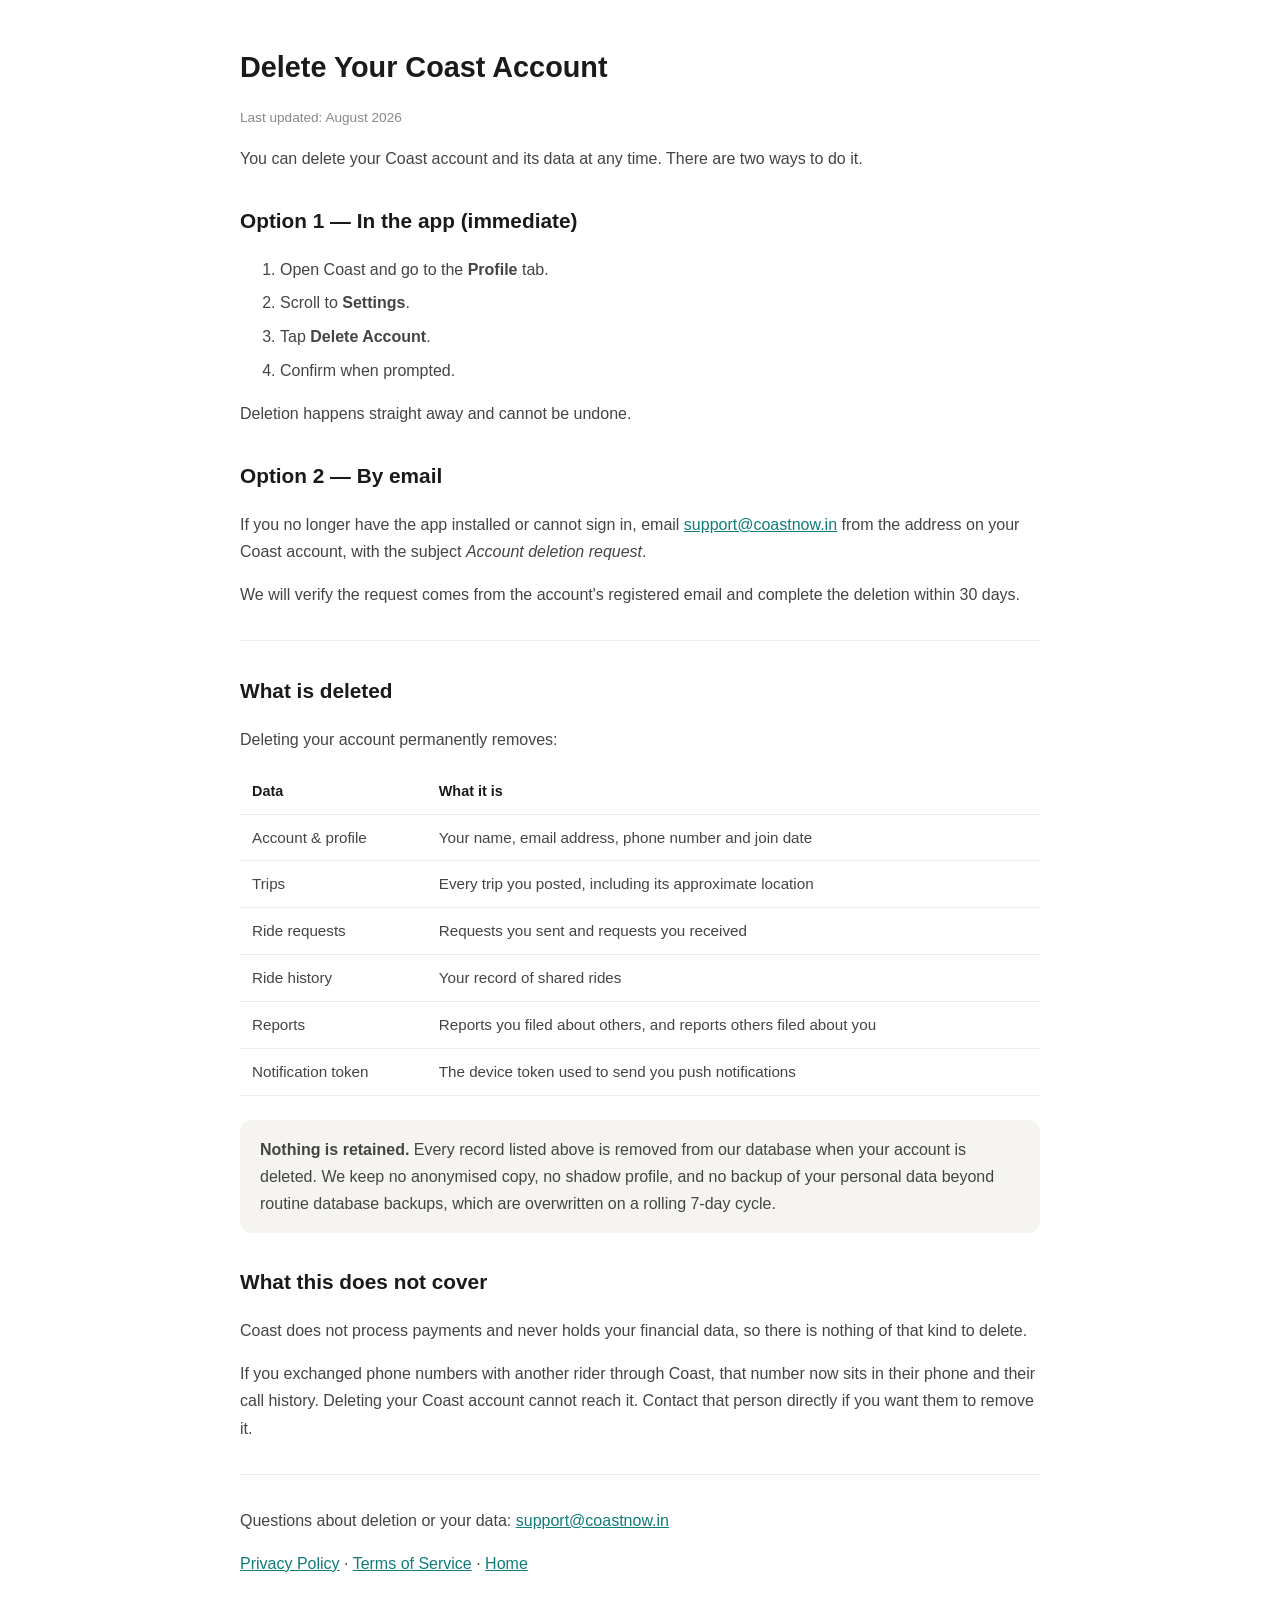
<file: delete-account.html>
<!DOCTYPE html>
<html lang="en">
<head>
  <meta charset="UTF-8">
  <meta name="viewport" content="width=device-width, initial-scale=1.0">
  <title>Delete Your Account - Coast</title>
  <meta name="description" content="How to delete your Coast account and all associated data, in the app or by email request.">
  <link rel="icon" type="image/png" href="favicon.png">
  <style>
    body { font-family: -apple-system, BlinkMacSystemFont, 'Segoe UI', Roboto, sans-serif; line-height: 1.7; max-width: 800px; margin: 0 auto; padding: 24px 16px; color: #1a1a1a; }
    h1 { font-size: 1.8em; margin-bottom: 0.2em; }
    h2 { font-size: 1.3em; margin-top: 1.5em; }
    p, li { color: #444; }
    .updated { color: #888; font-size: 0.85em; }
    hr { border: none; border-top: 1px solid #eee; margin: 2em 0; }
    ol li { margin-bottom: 0.4em; }
    table { border-collapse: collapse; width: 100%; margin: 1em 0; }
    th, td { text-align: left; padding: 10px 12px; border-bottom: 1px solid #eee; vertical-align: top; }
    th { color: #1a1a1a; font-size: 0.9em; }
    td { color: #444; font-size: 0.95em; }
    .box { background: #f6f4f1; border-radius: 12px; padding: 16px 20px; margin: 1.5em 0; }
    a { color: #0F7C7A; }
  </style>
</head>
<body>
  <h1>Delete Your Coast Account</h1>
  <p class="updated">Last updated: August 2026</p>

  <p>You can delete your Coast account and its data at any time. There are two ways to do it.</p>

  <h2>Option 1 — In the app (immediate)</h2>
  <ol>
    <li>Open Coast and go to the <strong>Profile</strong> tab.</li>
    <li>Scroll to <strong>Settings</strong>.</li>
    <li>Tap <strong>Delete Account</strong>.</li>
    <li>Confirm when prompted.</li>
  </ol>
  <p>Deletion happens straight away and cannot be undone.</p>

  <h2>Option 2 — By email</h2>
  <p>If you no longer have the app installed or cannot sign in, email
  <a href="mailto:support@coastnow.in?subject=Account%20deletion%20request">support@coastnow.in</a>
  from the address on your Coast account, with the subject <em>Account deletion request</em>.</p>
  <p>We will verify the request comes from the account's registered email and complete the deletion within 30 days.</p>

  <hr>

  <h2>What is deleted</h2>
  <p>Deleting your account permanently removes:</p>
  <table>
    <tr><th>Data</th><th>What it is</th></tr>
    <tr><td>Account &amp; profile</td><td>Your name, email address, phone number and join date</td></tr>
    <tr><td>Trips</td><td>Every trip you posted, including its approximate location</td></tr>
    <tr><td>Ride requests</td><td>Requests you sent and requests you received</td></tr>
    <tr><td>Ride history</td><td>Your record of shared rides</td></tr>
    <tr><td>Reports</td><td>Reports you filed about others, and reports others filed about you</td></tr>
    <tr><td>Notification token</td><td>The device token used to send you push notifications</td></tr>
  </table>

  <div class="box">
    <p style="margin:0"><strong>Nothing is retained.</strong> Every record listed above is removed from our database when your account is deleted. We keep no anonymised copy, no shadow profile, and no backup of your personal data beyond routine database backups, which are overwritten on a rolling 7-day cycle.</p>
  </div>

  <h2>What this does not cover</h2>
  <p>Coast does not process payments and never holds your financial data, so there is nothing of that kind to delete.</p>
  <p>If you exchanged phone numbers with another rider through Coast, that number now sits in their phone and their call history. Deleting your Coast account cannot reach it. Contact that person directly if you want them to remove it.</p>

  <hr>

  <p>Questions about deletion or your data: <a href="mailto:support@coastnow.in">support@coastnow.in</a></p>
  <p><a href="privacy-policy.html">Privacy Policy</a> · <a href="terms-of-service.html">Terms of Service</a> · <a href="index.html">Home</a></p>
</body>
</html>
</file>
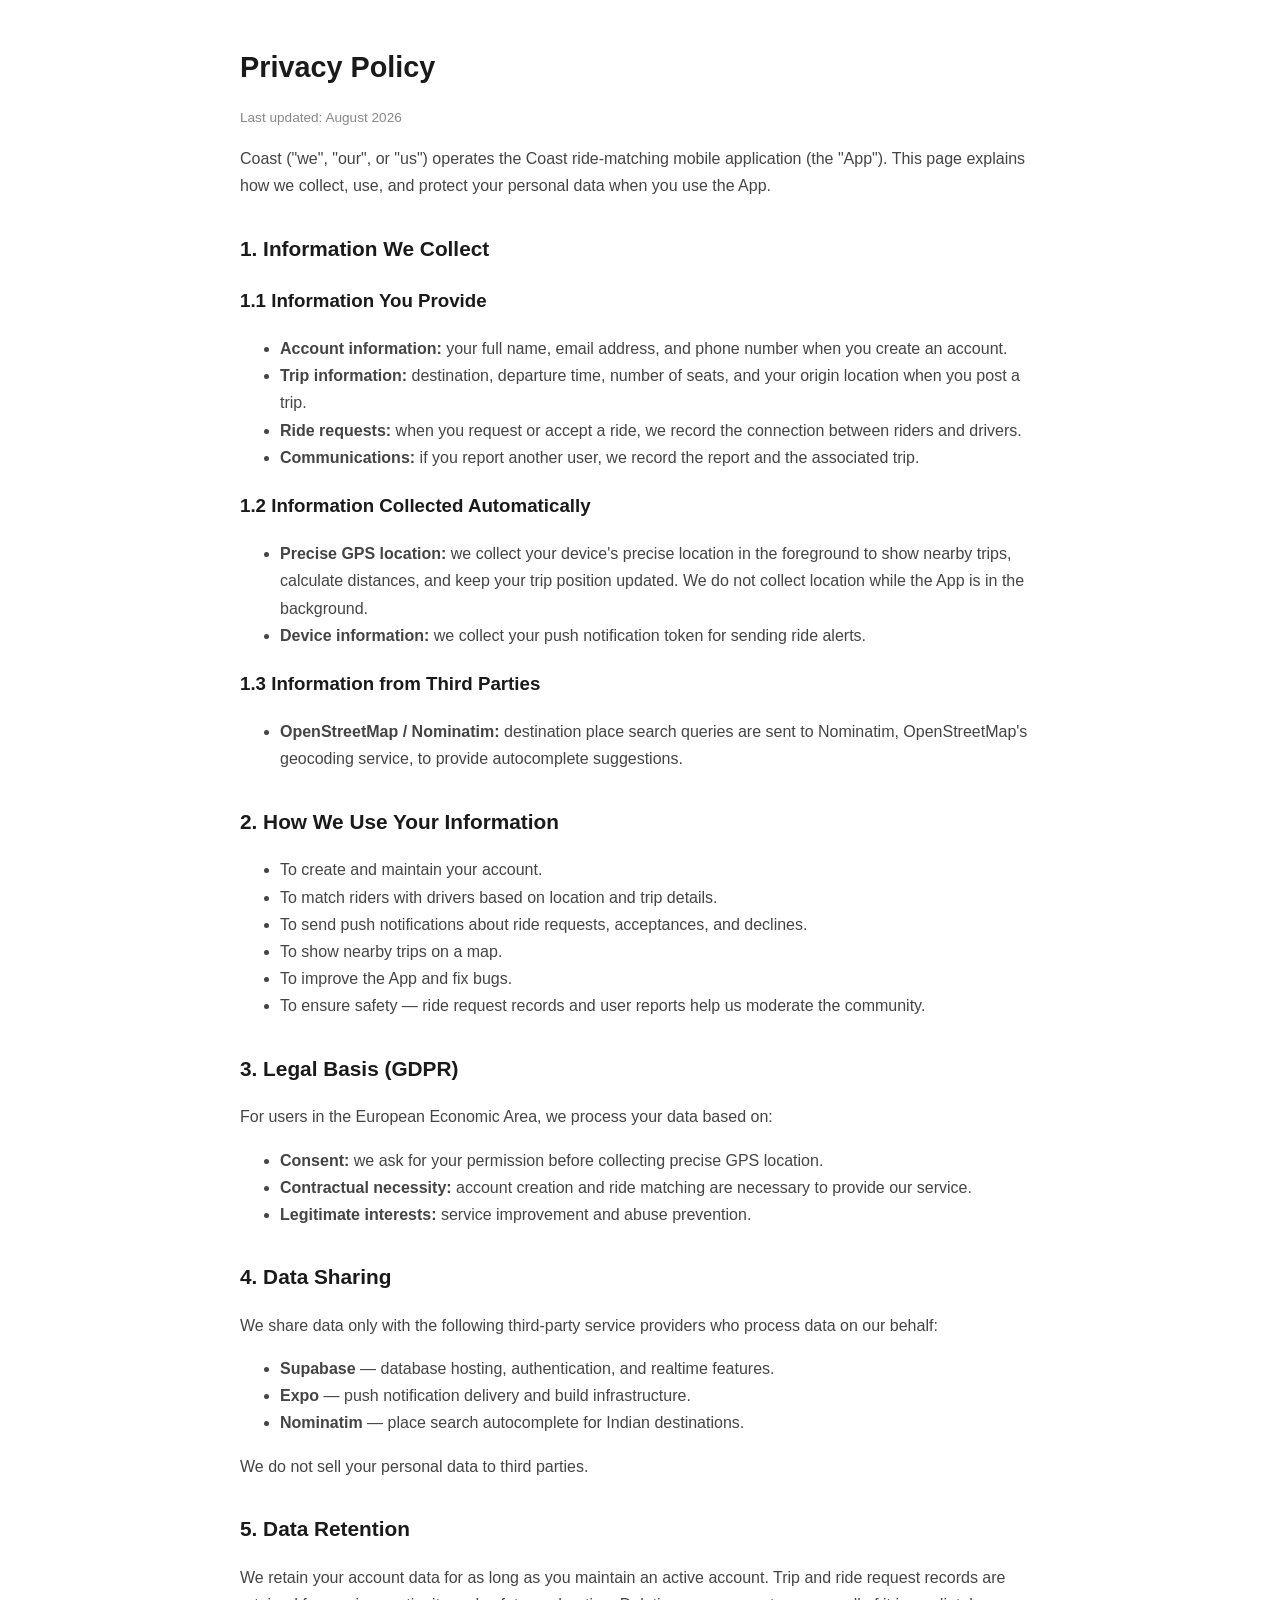
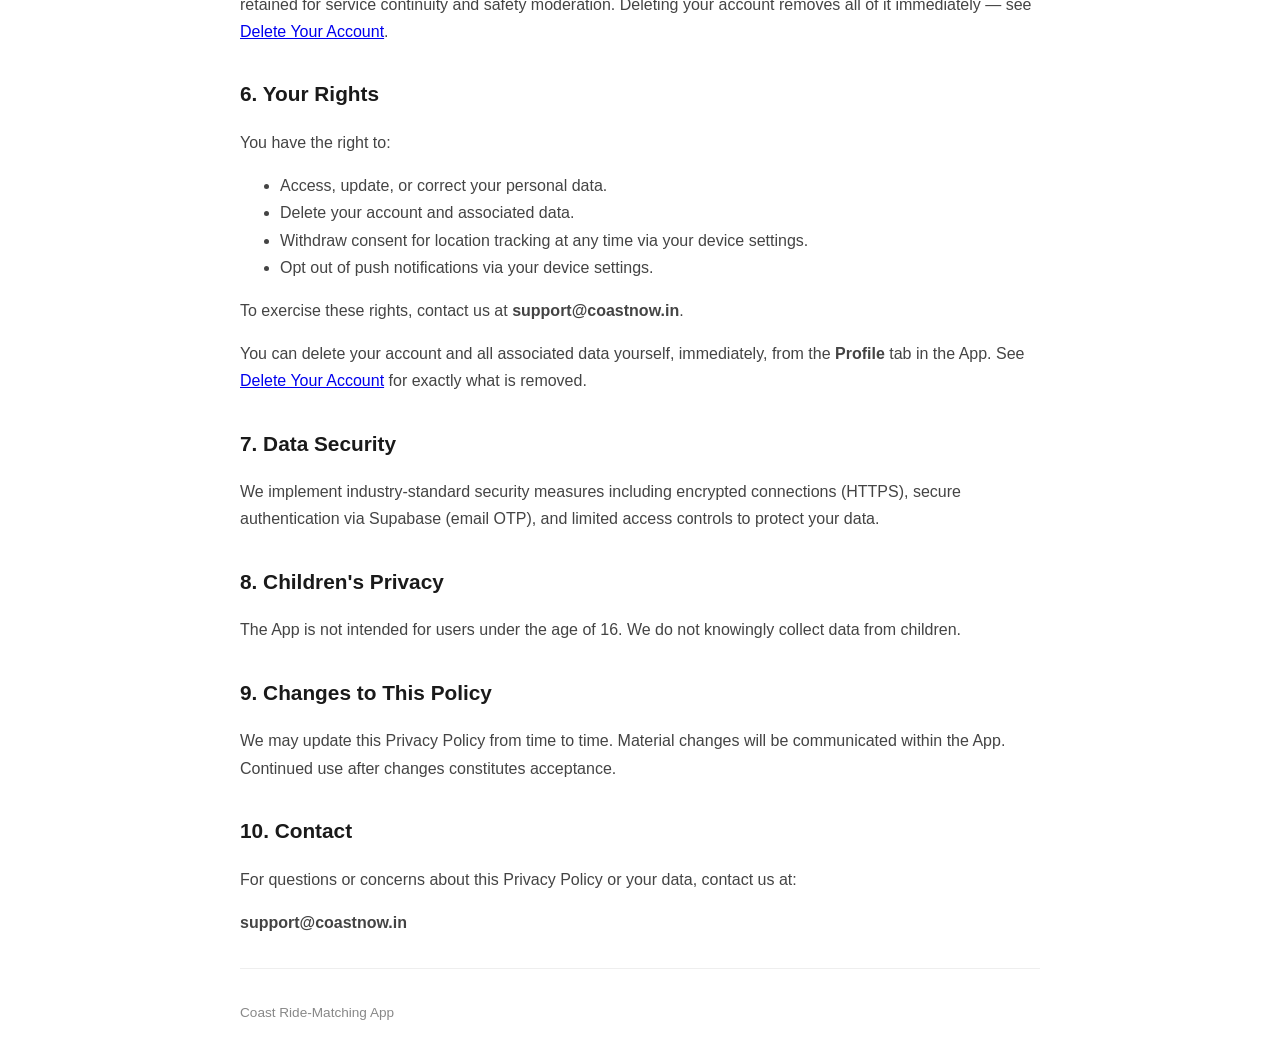
<file: privacy-policy.html>
<!DOCTYPE html>
<html lang="en">
<head>
  <meta charset="UTF-8">
  <meta name="viewport" content="width=device-width, initial-scale=1.0">
  <title>Privacy Policy - Coast</title>
  <style>
    body { font-family: -apple-system, BlinkMacSystemFont, 'Segoe UI', Roboto, sans-serif; line-height: 1.7; max-width: 800px; margin: 0 auto; padding: 24px 16px; color: #1a1a1a; }
    h1 { font-size: 1.8em; margin-bottom: 0.2em; }
    h2 { font-size: 1.3em; margin-top: 1.5em; }
    p, li { color: #444; }
    .updated { color: #888; font-size: 0.85em; }
    hr { border: none; border-top: 1px solid #eee; margin: 2em 0; }
  </style>
</head>
<body>
  <h1>Privacy Policy</h1>
  <p class="updated">Last updated: August 2026</p>

  <p>Coast ("we", "our", or "us") operates the Coast ride-matching mobile application (the "App"). This page explains how we collect, use, and protect your personal data when you use the App.</p>

  <h2>1. Information We Collect</h2>

  <h3>1.1 Information You Provide</h3>
  <ul>
    <li><strong>Account information:</strong> your full name, email address, and phone number when you create an account.</li>
    <li><strong>Trip information:</strong> destination, departure time, number of seats, and your origin location when you post a trip.</li>
    <li><strong>Ride requests:</strong> when you request or accept a ride, we record the connection between riders and drivers.</li>
    <li><strong>Communications:</strong> if you report another user, we record the report and the associated trip.</li>
  </ul>

  <h3>1.2 Information Collected Automatically</h3>
  <ul>
    <li><strong>Precise GPS location:</strong> we collect your device's precise location in the foreground to show nearby trips, calculate distances, and keep your trip position updated. We do not collect location while the App is in the background.</li>
    <li><strong>Device information:</strong> we collect your push notification token for sending ride alerts.</li>
  </ul>

  <h3>1.3 Information from Third Parties</h3>
  <ul>
    <li><strong>OpenStreetMap / Nominatim:</strong> destination place search queries are sent to Nominatim, OpenStreetMap's geocoding service, to provide autocomplete suggestions.</li>
  </ul>

  <h2>2. How We Use Your Information</h2>
  <ul>
    <li>To create and maintain your account.</li>
    <li>To match riders with drivers based on location and trip details.</li>
    <li>To send push notifications about ride requests, acceptances, and declines.</li>
    <li>To show nearby trips on a map.</li>
    <li>To improve the App and fix bugs.</li>
    <li>To ensure safety — ride request records and user reports help us moderate the community.</li>
  </ul>

  <h2>3. Legal Basis (GDPR)</h2>
  <p>For users in the European Economic Area, we process your data based on:</p>
  <ul>
    <li><strong>Consent:</strong> we ask for your permission before collecting precise GPS location.</li>
    <li><strong>Contractual necessity:</strong> account creation and ride matching are necessary to provide our service.</li>
    <li><strong>Legitimate interests:</strong> service improvement and abuse prevention.</li>
  </ul>

  <h2>4. Data Sharing</h2>
  <p>We share data only with the following third-party service providers who process data on our behalf:</p>
  <ul>
    <li><strong>Supabase</strong> — database hosting, authentication, and realtime features.</li>
    <li><strong>Expo</strong> — push notification delivery and build infrastructure.</li>
    <li><strong>Nominatim</strong> — place search autocomplete for Indian destinations.</li>
  </ul>
  <p>We do not sell your personal data to third parties.</p>

  <h2>5. Data Retention</h2>
  <p>We retain your account data for as long as you maintain an active account. Trip and ride request records are retained for service continuity and safety moderation. Deleting your account removes all of it immediately — see <a href="delete-account.html">Delete Your Account</a>.</p>

  <h2>6. Your Rights</h2>
  <p>You have the right to:</p>
  <ul>
    <li>Access, update, or correct your personal data.</li>
    <li>Delete your account and associated data.</li>
    <li>Withdraw consent for location tracking at any time via your device settings.</li>
    <li>Opt out of push notifications via your device settings.</li>
  </ul>
  <p>To exercise these rights, contact us at <strong>support@coastnow.in</strong>.</p>
  <p>You can delete your account and all associated data yourself, immediately, from the
  <strong>Profile</strong> tab in the App. See <a href="delete-account.html">Delete Your Account</a>
  for exactly what is removed.</p>

  <h2>7. Data Security</h2>
  <p>We implement industry-standard security measures including encrypted connections (HTTPS), secure authentication via Supabase (email OTP), and limited access controls to protect your data.</p>

  <h2>8. Children's Privacy</h2>
  <p>The App is not intended for users under the age of 16. We do not knowingly collect data from children.</p>

  <h2>9. Changes to This Policy</h2>
  <p>We may update this Privacy Policy from time to time. Material changes will be communicated within the App. Continued use after changes constitutes acceptance.</p>

  <h2>10. Contact</h2>
  <p>For questions or concerns about this Privacy Policy or your data, contact us at:</p>
  <p><strong>support@coastnow.in</strong></p>

  <hr>
  <p class="updated">Coast Ride-Matching App</p>
</body>
</html>
</file>
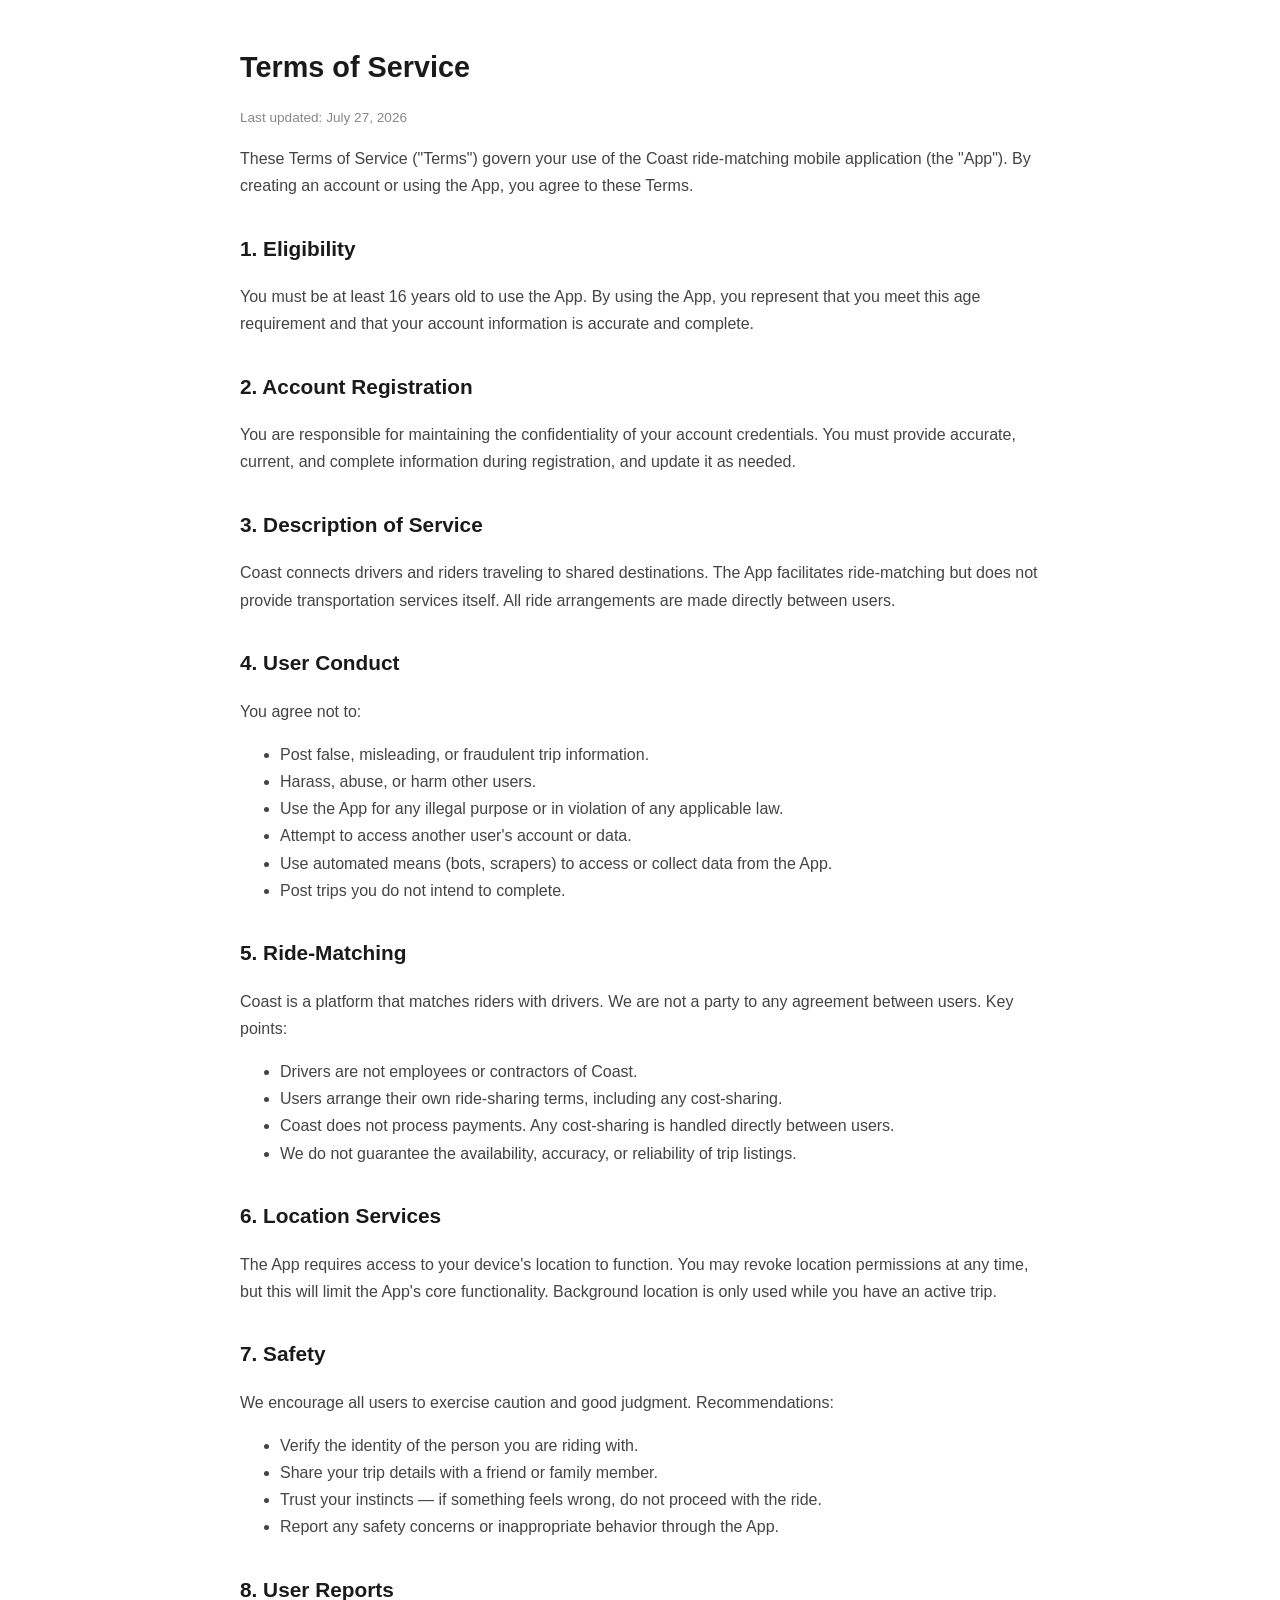
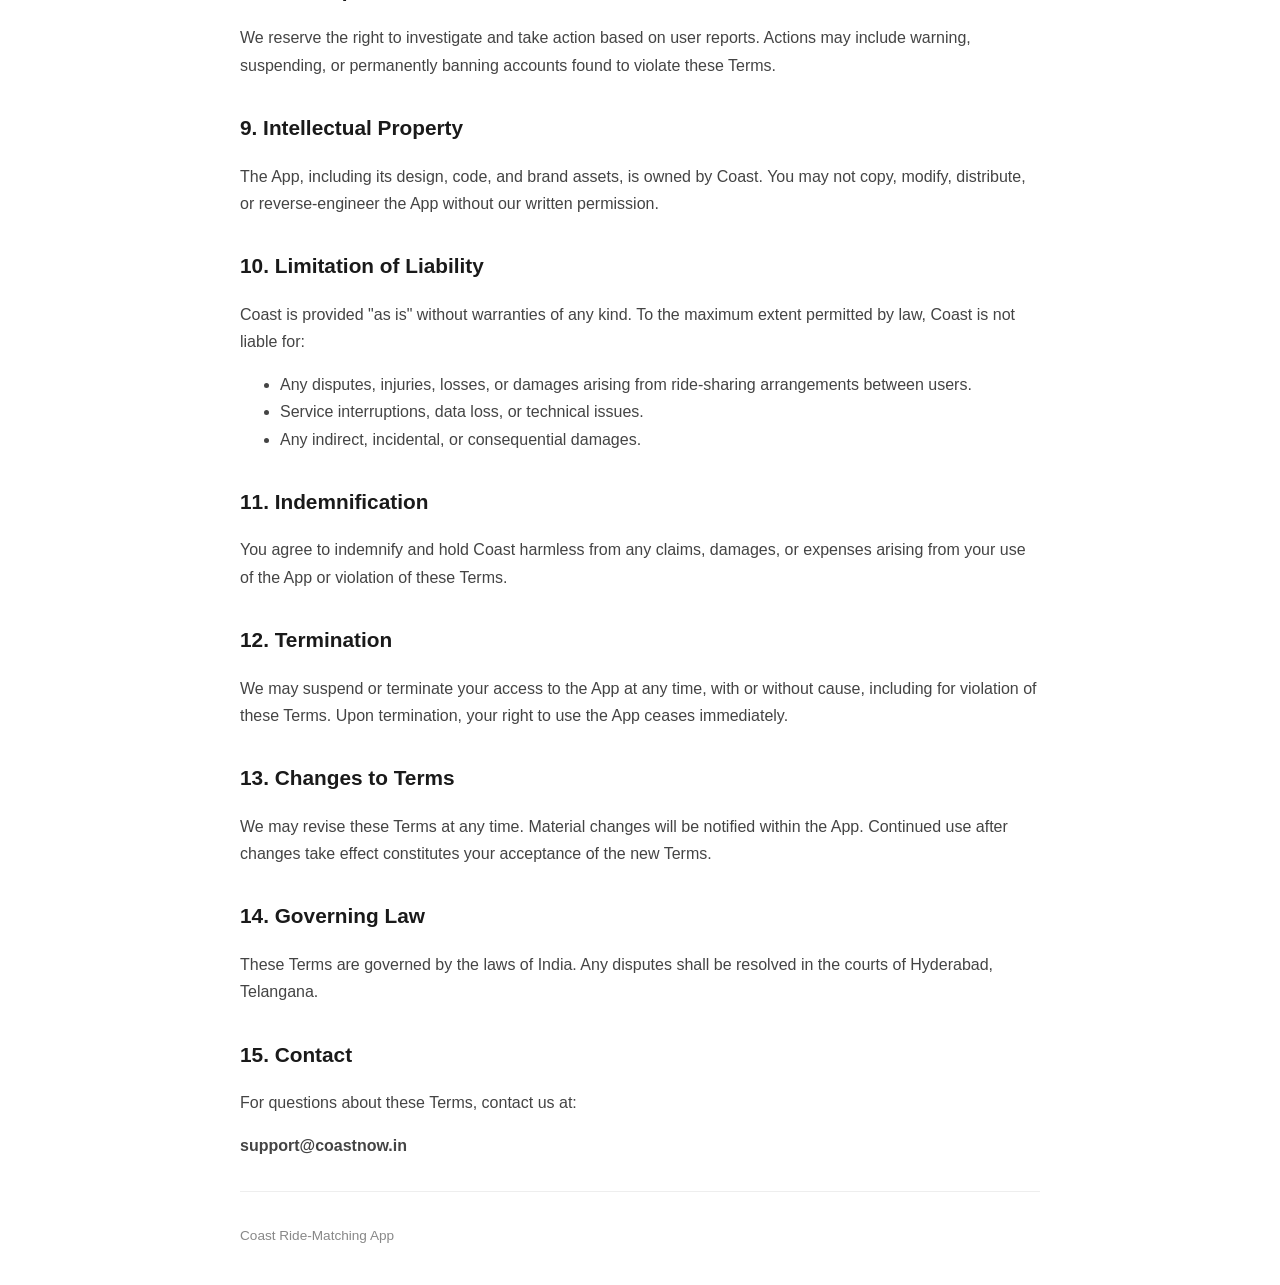
<file: terms-of-service.html>
<!DOCTYPE html>
<html lang="en">
<head>
  <meta charset="UTF-8">
  <meta name="viewport" content="width=device-width, initial-scale=1.0">
  <title>Terms of Service - Coast</title>
  <style>
    body { font-family: -apple-system, BlinkMacSystemFont, 'Segoe UI', Roboto, sans-serif; line-height: 1.7; max-width: 800px; margin: 0 auto; padding: 24px 16px; color: #1a1a1a; }
    h1 { font-size: 1.8em; margin-bottom: 0.2em; }
    h2 { font-size: 1.3em; margin-top: 1.5em; }
    p, li { color: #444; }
    .updated { color: #888; font-size: 0.85em; }
    hr { border: none; border-top: 1px solid #eee; margin: 2em 0; }
  </style>
</head>
<body>
  <h1>Terms of Service</h1>
  <p class="updated">Last updated: July 27, 2026</p>

  <p>These Terms of Service ("Terms") govern your use of the Coast ride-matching mobile application (the "App"). By creating an account or using the App, you agree to these Terms.</p>

  <h2>1. Eligibility</h2>
  <p>You must be at least 16 years old to use the App. By using the App, you represent that you meet this age requirement and that your account information is accurate and complete.</p>

  <h2>2. Account Registration</h2>
  <p>You are responsible for maintaining the confidentiality of your account credentials. You must provide accurate, current, and complete information during registration, and update it as needed.</p>

  <h2>3. Description of Service</h2>
  <p>Coast connects drivers and riders traveling to shared destinations. The App facilitates ride-matching but does not provide transportation services itself. All ride arrangements are made directly between users.</p>

  <h2>4. User Conduct</h2>
  <p>You agree not to:</p>
  <ul>
    <li>Post false, misleading, or fraudulent trip information.</li>
    <li>Harass, abuse, or harm other users.</li>
    <li>Use the App for any illegal purpose or in violation of any applicable law.</li>
    <li>Attempt to access another user's account or data.</li>
    <li>Use automated means (bots, scrapers) to access or collect data from the App.</li>
    <li>Post trips you do not intend to complete.</li>
  </ul>

  <h2>5. Ride-Matching</h2>
  <p>Coast is a platform that matches riders with drivers. We are not a party to any agreement between users. Key points:</p>
  <ul>
    <li>Drivers are not employees or contractors of Coast.</li>
    <li>Users arrange their own ride-sharing terms, including any cost-sharing.</li>
    <li>Coast does not process payments. Any cost-sharing is handled directly between users.</li>
    <li>We do not guarantee the availability, accuracy, or reliability of trip listings.</li>
  </ul>

  <h2>6. Location Services</h2>
  <p>The App requires access to your device's location to function. You may revoke location permissions at any time, but this will limit the App's core functionality. Background location is only used while you have an active trip.</p>

  <h2>7. Safety</h2>
  <p>We encourage all users to exercise caution and good judgment. Recommendations:</p>
  <ul>
    <li>Verify the identity of the person you are riding with.</li>
    <li>Share your trip details with a friend or family member.</li>
    <li>Trust your instincts — if something feels wrong, do not proceed with the ride.</li>
    <li>Report any safety concerns or inappropriate behavior through the App.</li>
  </ul>

  <h2>8. User Reports</h2>
  <p>We reserve the right to investigate and take action based on user reports. Actions may include warning, suspending, or permanently banning accounts found to violate these Terms.</p>

  <h2>9. Intellectual Property</h2>
  <p>The App, including its design, code, and brand assets, is owned by Coast. You may not copy, modify, distribute, or reverse-engineer the App without our written permission.</p>

  <h2>10. Limitation of Liability</h2>
  <p>Coast is provided "as is" without warranties of any kind. To the maximum extent permitted by law, Coast is not liable for:</p>
  <ul>
    <li>Any disputes, injuries, losses, or damages arising from ride-sharing arrangements between users.</li>
    <li>Service interruptions, data loss, or technical issues.</li>
    <li>Any indirect, incidental, or consequential damages.</li>
  </ul>

  <h2>11. Indemnification</h2>
  <p>You agree to indemnify and hold Coast harmless from any claims, damages, or expenses arising from your use of the App or violation of these Terms.</p>

  <h2>12. Termination</h2>
  <p>We may suspend or terminate your access to the App at any time, with or without cause, including for violation of these Terms. Upon termination, your right to use the App ceases immediately.</p>

  <h2>13. Changes to Terms</h2>
  <p>We may revise these Terms at any time. Material changes will be notified within the App. Continued use after changes take effect constitutes your acceptance of the new Terms.</p>

  <h2>14. Governing Law</h2>
  <p>These Terms are governed by the laws of India. Any disputes shall be resolved in the courts of Hyderabad, Telangana.</p>

  <h2>15. Contact</h2>
  <p>For questions about these Terms, contact us at:</p>
  <p><strong>support@coastnow.in</strong></p>

  <hr>
  <p class="updated">Coast Ride-Matching App</p>
</body>
</html>
</file>
